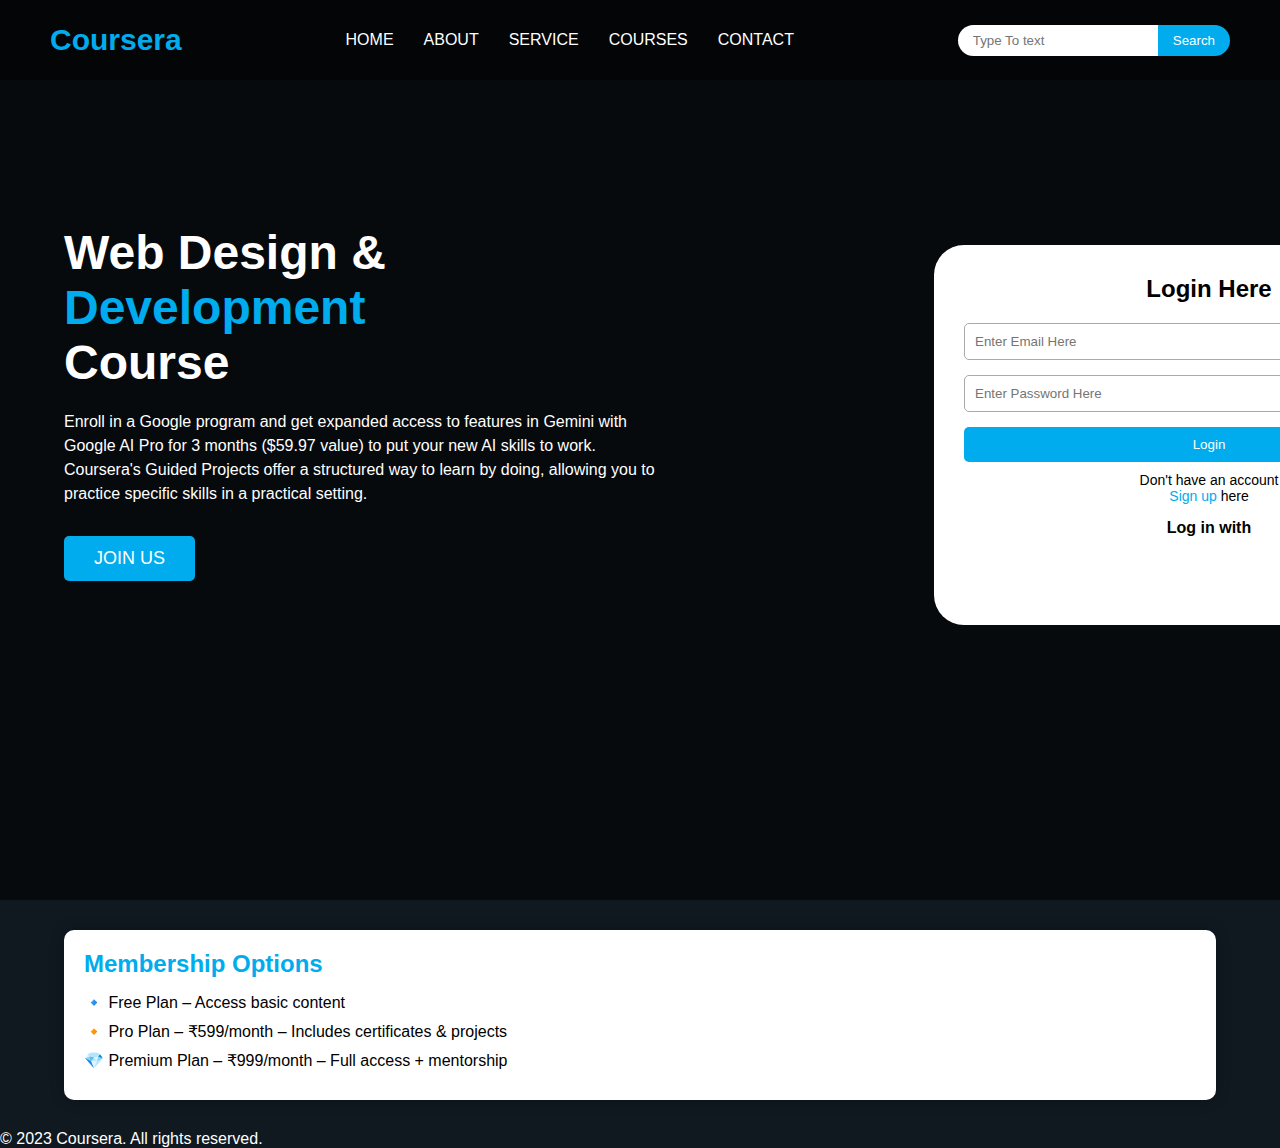
<file: index.html>
<!DOCTYPE html>
<html lang="en">
<head>
  <title>Webpage Design</title>
  <link rel="stylesheet" href="style.css">
</head>
<body>

  <div class="main">
    <div class="navbar">
      <div class="icon">
        <h2 class="logo">Coursera</h2>
      </div>

      <div class="menu">
        <ul>
          <li><a href="#">HOME</a></li>
          <li><a href="about.html" target="_blank">ABOUT</a></li>
          <li><a href="service.html">SERVICE</a></li>
          <li><a href="courses.html">COURSES</a></li>
          <li><a href="contact.html">CONTACT</a></li>
        </ul>
      </div>

      <div class="search">
        <input class="srch" type="search" name="" placeholder="Type To text">
        <a href="#"><button class="btn">Search</button></a>
      </div>
    </div>

    <div class="content">
      <h1>Web Design & <br><span>Development</span> <br>Course</h1>
      <p class="par">Enroll in a Google program and get expanded access to features in Gemini with Google AI Pro for 3 months ($59.97 value) to put your new AI skills to work. <br> Coursera's Guided Projects offer a structured way to learn by doing, allowing you to practice specific skills in a practical setting.</p>

      <button class="cn"><a href="#">JOIN US</a></button>

      <div class="form">
        <h2>Login Here</h2>
        <input type="email" name="email" placeholder="Enter Email Here">
        <input type="password" name="" placeholder="Enter Password Here">
        <button class="btnn"><a href="#">Login</a></button>

        <p class="link">Don't have an account<br>
          <a href="#">Sign up</a> here</p>
        <p class="liw">Log in with</p>

        <div class="icons">
          <a href="#"><ion-icon name="logo-facebook"></ion-icon></a>
          <a href="#"><ion-icon name="logo-instagram"></ion-icon></a>
          <a href="#"><ion-icon name="logo-twitter"></ion-icon></a>
          <a href="#"><ion-icon name="logo-google"></ion-icon></a>
          <a href="#"><ion-icon name="logo-skype"></ion-icon></a>
        </div>
      </div>
    </div>
  </div>

  
  <div id="membership" class="membership-section">
    <h2>Membership Options</h2>
    <ul>
      <li>🔹 Free Plan – Access basic content</li>
      <li>🔸 Pro Plan – ₹599/month – Includes certificates & projects</li>
      <li>💎 Premium Plan – ₹999/month – Full access + mentorship</li>
    </ul>
  </div>

  <footer>
    <p>&copy; 2023 Coursera. All rights reserved.</p>
  </footer>

</body>
</html>
</file>
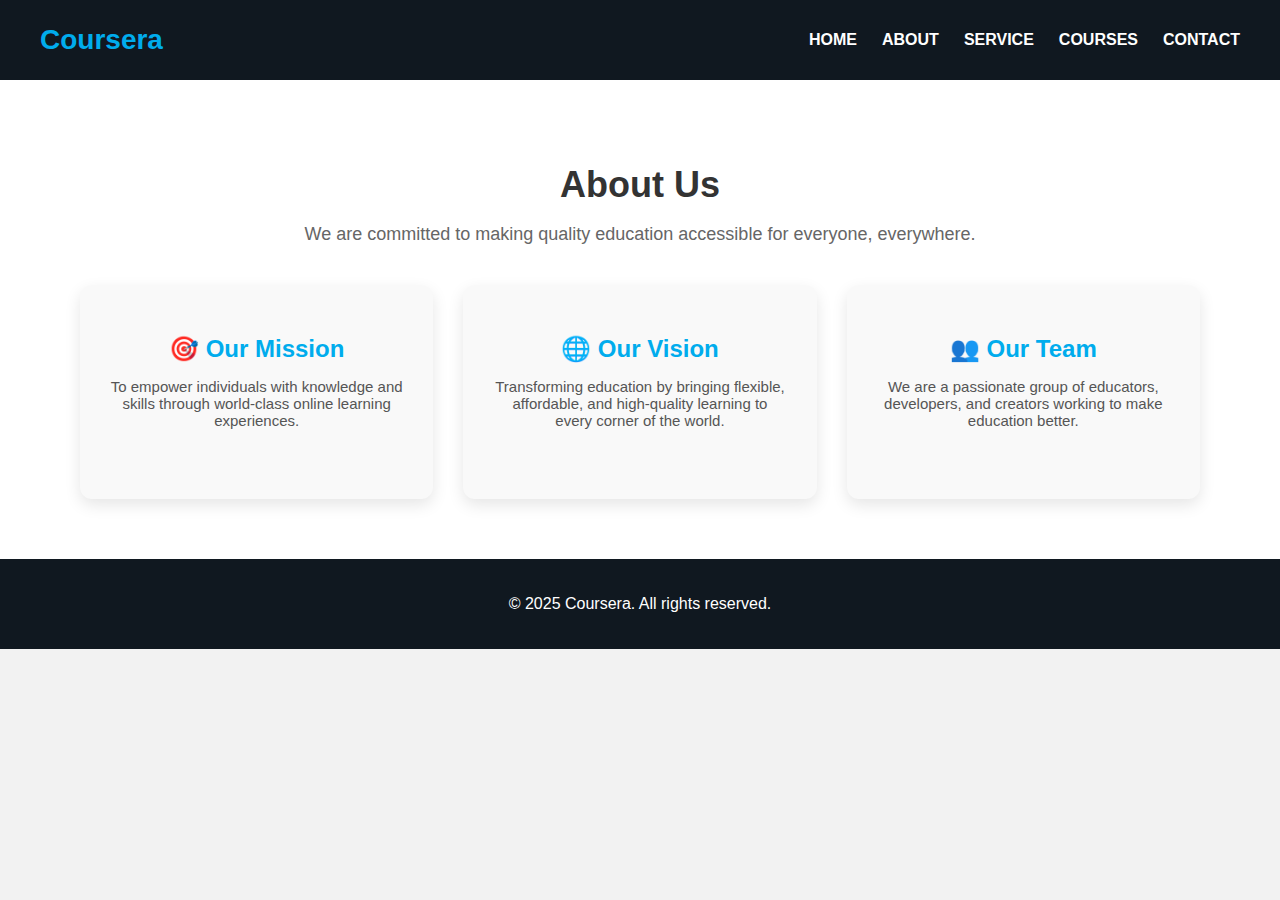
<file: about.html>
<!DOCTYPE html>
<html lang="en">
<head>
  <meta charset="UTF-8">
  <title>About Us - Coursera</title>
  <link rel="stylesheet" href="about.css">
</head>
<body>

  <div class="navbar">
    <div class="logo">Coursera</div>
    <ul class="menu">
      <li><a href="index.html">HOME</a></li>
      <li><a href="about.html">ABOUT</a></li>
      <li><a href="service.html">SERVICE</a></li>
      <li><a href="courses.html">COURSES</a></li>
      <li><a href="about.html">CONTACT</a></li>
    </ul>
  </div>

  <section class="about-section">
    <h1>About Us</h1>
    <p>We are committed to making quality education accessible for everyone, everywhere.</p>

    <div class="info-boxes">
      <div class="box">
        <h2>🎯 Our Mission</h2>
        <p>To empower individuals with knowledge and skills through world-class online learning experiences.</p>
      </div>
      <div class="box">
        <h2>🌐 Our Vision</h2>
        <p>Transforming education by bringing flexible, affordable, and high-quality learning to every corner of the world.</p>
      </div>
      <div class="box">
        <h2>👥 Our Team</h2>
        <p>We are a passionate group of educators, developers, and creators working to make education better.</p>
      </div>
    </div>
  </section>

  <footer>
    <p>&copy; 2025 Coursera. All rights reserved.</p>
  </footer>

</body>
</html>
</file>
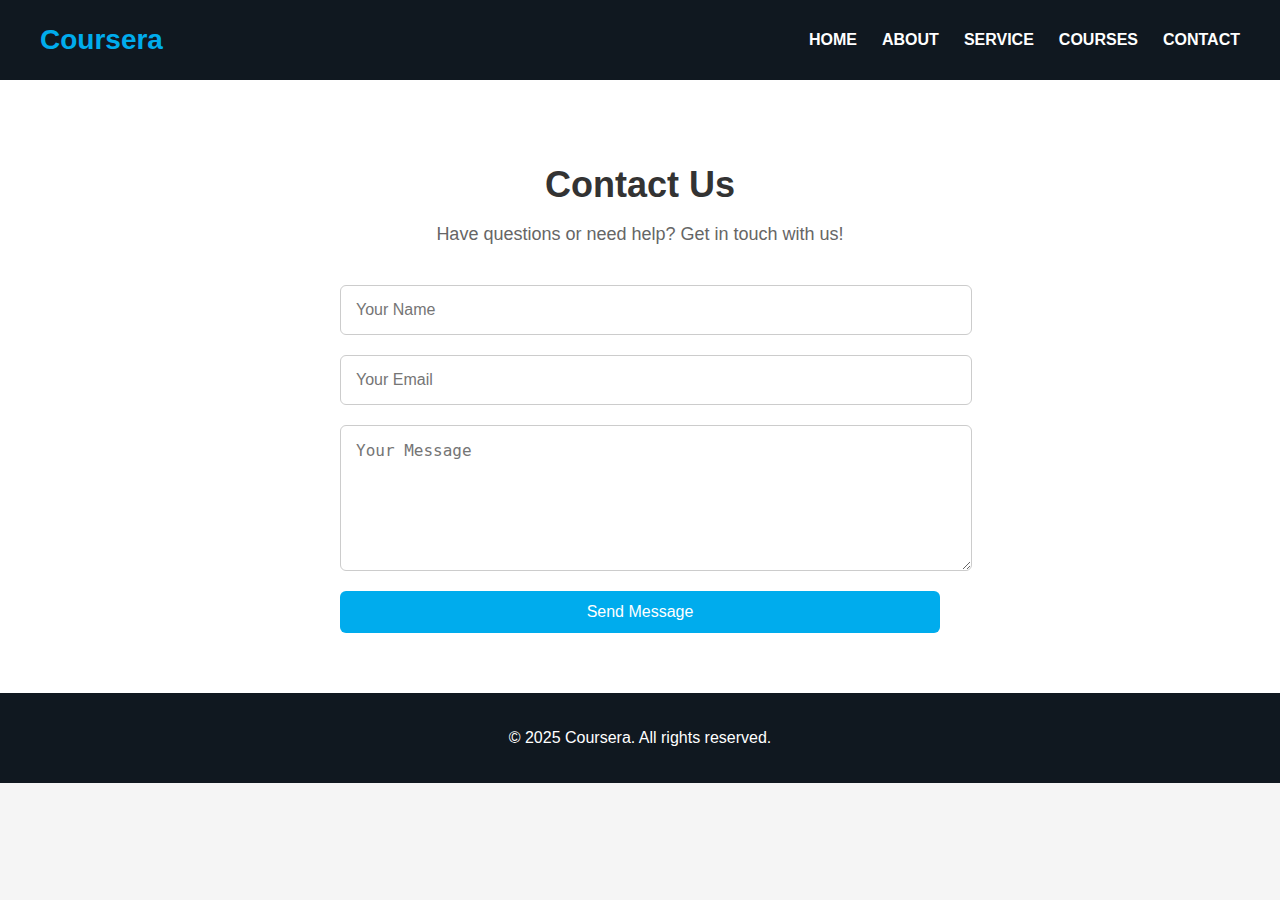
<file: contact.html>
<!DOCTYPE html>
<html lang="en">
<head>
  <meta charset="UTF-8">
  <title>Contact Us - Coursera</title>
  <link rel="stylesheet" href="contact.css">
</head>
<body>

  <div class="navbar">
    <div class="logo">Coursera</div>
    <ul class="menu">
      <li><a href="index.html">HOME</a></li>
      <li><a href="about.html">ABOUT</a></li>
      <li><a href="service.html">SERVICE</a></li>
      <li><a href="courses.html">COURSES</a></li>
      <li><a href="contact.html">CONTACT</a></li>
    </ul>
  </div>

  <div class="contact-container">
    <h1>Contact Us</h1>
    <p>Have questions or need help? Get in touch with us!</p>

    <form class="contact-form">
      <input type="text" placeholder="Your Name" required>
      <input type="email" placeholder="Your Email" required>
      <textarea placeholder="Your Message" rows="6" required></textarea>
      <button type="submit">Send Message</button>
    </form>
  </div>

  <footer>
    <p>&copy; 2025 Coursera. All rights reserved.</p>
  </footer>

</body>
</html>
</file>
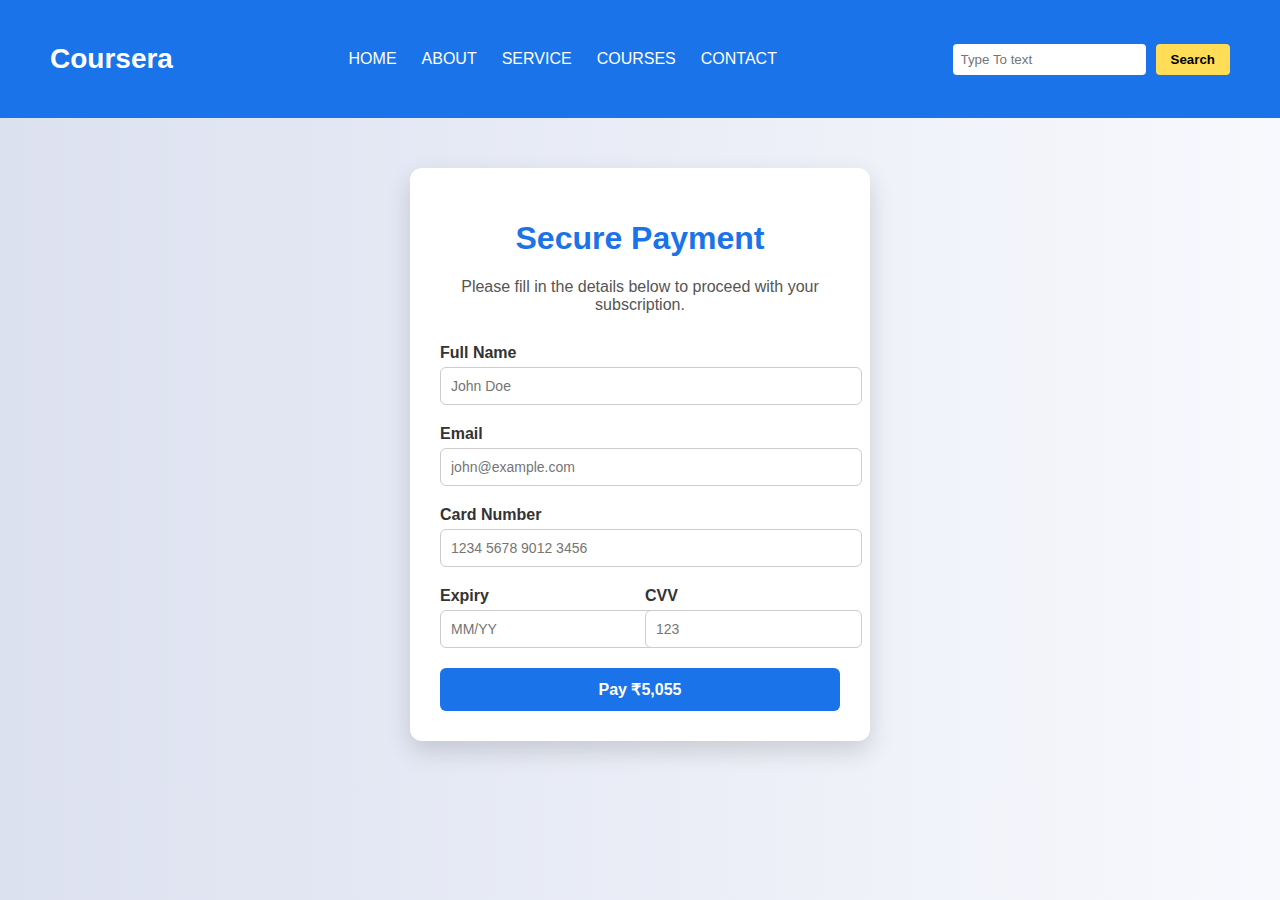
<file: payment.html>
<!DOCTYPE html>
<html lang="en">
<head>
  <meta charset="UTF-8">
  <title>Payment Page</title>
  <link rel="stylesheet" href="payment.css">
</head>
<body>
    <div class="navbar">
    <div class="icon">
      <h2 class="logo">Coursera</h2>
    </div>
    <div class="menu">
      <ul>
        <li><a href="index.html">HOME</a></li>
        <li><a href="about.html">ABOUT</a></li>
        <li><a href="index.html#plans">SERVICE</a></li>
        <li><a href="courses.html">COURSES</a></li>
        <li><a href="about.html">CONTACT</a></li>
      </ul>
    </div>
    <div class="search">
      <input class="srch" type="search" name="" placeholder="Type To text">
      <a href="#"><button class="btn">Search</button></a>
    </div>
  </div>

  <div class="payment-container">
    <h1>Secure Payment</h1>
    <p>Please fill in the details below to proceed with your subscription.</p>

    <form class="payment-form">
      <label for="name">Full Name</label>
      <input type="text" id="name" placeholder="John Doe" required>

      <label for="email">Email</label>
      <input type="email" id="email" placeholder="john@example.com" required>

      <label for="card-number">Card Number</label>
      <input type="text" id="card-number" placeholder="1234 5678 9012 3456" maxlength="19" required>

      <div class="row">
        <div class="col">
          <label for="expiry">Expiry</label>
          <input type="text" id="expiry" placeholder="MM/YY" maxlength="5" required>
        </div>
        <div class="col">
          <label for="cvv">CVV</label>
          <input type="password" id="cvv" placeholder="123" maxlength="3" required>
        </div>
      </div>

      <button type="submit">Pay ₹5,055</button>
    </form>
  </div>

</body>
</html>
</file>
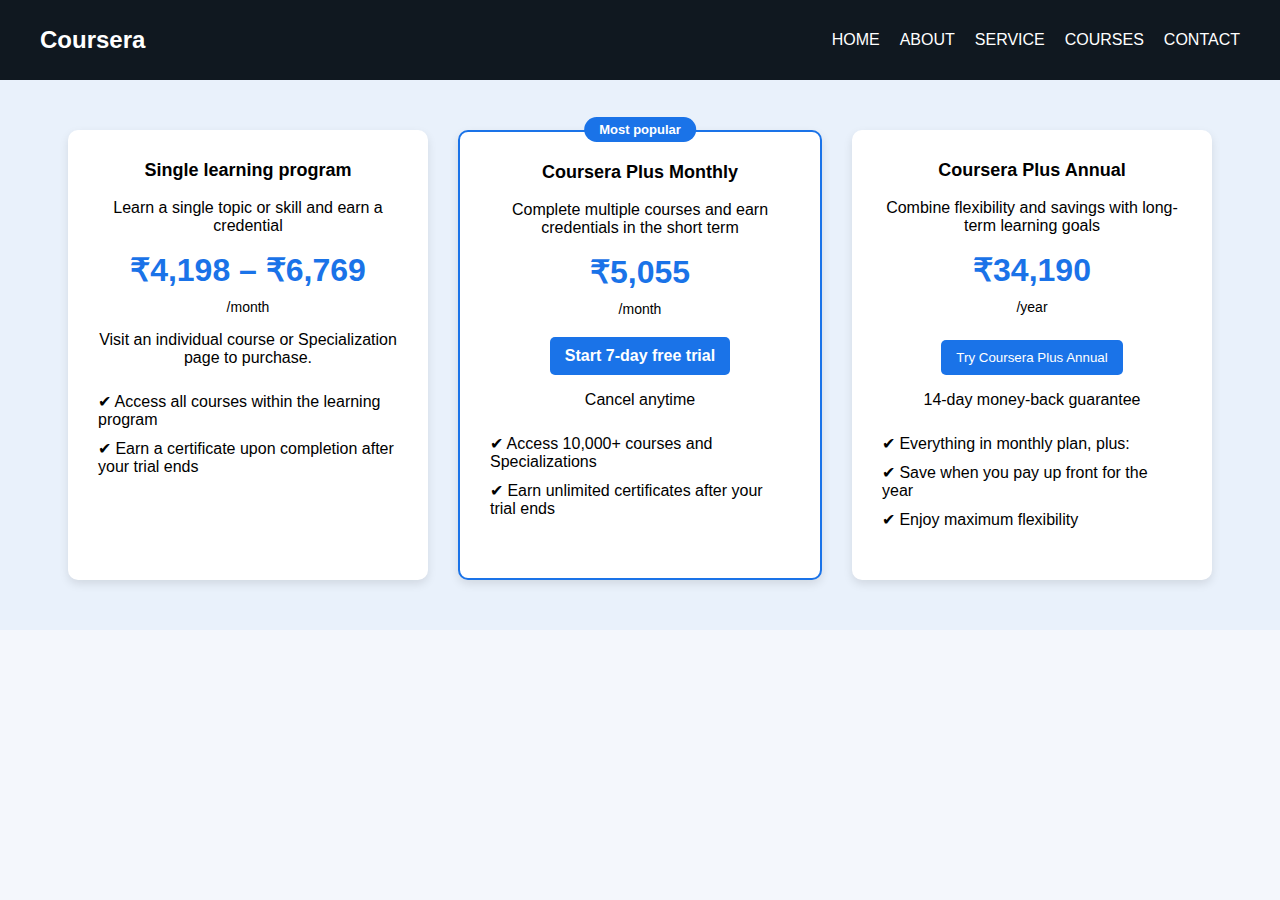
<file: service.html>
<!DOCTYPE html>
<html lang="en">
<head>
  <meta charset="UTF-8">
  <title>Coursera Plans</title>
  <link rel="stylesheet" href="service.css">
</head>
<body>

  <div class="navbar">
    <div class="logo">Coursera</div>
    <ul class="menu">
      <li><a href="index.html">HOME</a></li>
      <li><a href="about.html">ABOUT</a></li>
      <li><a href="#plans">SERVICE</a></li>
      <li><a href="courses.html">COURSES</a></li>
      <li><a href="about.html">CONTACT</a></li>
    </ul>
  </div>

  <div id="plans" class="pricing-section">
    <div class="pricing-card">
      <h3>Single learning program</h3>
      <p>Learn a single topic or skill and earn a credential</p>
      <h2>₹4,198 – ₹6,769</h2>
      <span>/month</span>
      <p>Visit an individual course or Specialization page to purchase.</p>
      <ul>
        <li>✔ Access all courses within the learning program</li>
        <li>✔ Earn a certificate upon completion after your trial ends</li>
      </ul>
    </div>

    <div class="pricing-card highlight">
      <div class="badge">Most popular</div>
      <h3>Coursera Plus Monthly</h3>
      <p>Complete multiple courses and earn credentials in the short term</p>
      <h2>₹5,055</h2>
      <span>/month</span>
      <a href="payment.html" class="btn">Start 7-day free trial</a>
      <p>Cancel anytime</p>
      <ul>
        <li>✔ Access 10,000+ courses and Specializations</li>
        <li>✔ Earn unlimited certificates after your trial ends</li>
      </ul>
    </div>

    <div class="pricing-card">
      <h3>Coursera Plus Annual</h3>
      <p>Combine flexibility and savings with long-term learning goals</p>
      <h2>₹34,190</h2>
      <span>/year</span>
      <button>Try Coursera Plus Annual</button>
      <p>14-day money-back guarantee</p>
      <ul>
        <li>✔ Everything in monthly plan, plus:</li>
        <li>✔ Save when you pay up front for the year</li>
        <li>✔ Enjoy maximum flexibility</li>
      </ul>
    </div>
  </div>

</body>
</html>
</file>
<file: style.css>
* {
    margin: 0;
    padding: 0;
    box-sizing: border-box;
    font-family: sans-serif;
}

body {
    background: #101820;
    color: #fff;
}

.main {
    width: 100%;
    height: 100vh;
    background: linear-gradient(rgba(0,0,0,0.6), rgba(0,0,0,0.6)), url('https://images.unsplash.com/photo-1504384308090-c894fdcc538d') no-repeat center center/cover;
    position: relative;
}

.navbar {
    width: 100%;
    height: 80px;
    background: rgba(0,0,0,0.5);
    display: flex;
    align-items: center;
    justify-content: space-between;
    padding: 0 50px;
}

.logo {
    font-size: 30px;
    font-weight: bold;
    color: #00aced;
}

.menu ul {
    list-style: none;
    display: flex;
}

.menu ul li {
    margin: 0 15px;
}

.menu ul li a {
    color: white;
    text-decoration: none;
    font-size: 16px;
    transition: 0.3s;
}

.menu ul li a:hover {
    color: #00aced;
}

.search {
    display: flex;
    align-items: center;
}

.srch {
    padding: 8px;
    border: none;
    outline: none;
    border-radius: 20px 0 0 20px;
    padding-left: 15px;
}

.btn {
    padding: 8px 15px;
    background: #00aced;
    color: white;
    border: none;
    border-radius: 0 20px 20px 0;
    cursor: pointer;
}

.content {
    width: 100%;
    position: absolute;
    top: 25%;
    left: 5%;
    max-width: 600px;
}

.content h1 {
    font-size: 48px;
    margin-bottom: 20px;
}

.content h1 span {
    color: #00aced;
}

.par {
    font-size: 16px;
    line-height: 1.5;
    margin-bottom: 30px;
}

.cn {
    background: #00aced;
    padding: 12px 30px;
    border: none;
    border-radius: 5px;
    font-size: 18px;
    cursor: pointer;
    margin-bottom: 30px;
}

.cn a {
    color: white;
    text-decoration: none;
}

.form {
    background: white;
    padding: 30px;
    width: 550px;
    height: 380px;
    border-radius: 30px;
    color: #000;
    position: absolute;
    transform: translate(0%,-5%);
    left: 870px;
    top: 10%;
}

.form h2 {
    text-align: center;
    margin-bottom: 20px;
}

.form input {
    width: 100%;
    padding: 10px;
    margin-bottom: 15px;
    border: 1px solid #aaa;
    border-radius: 5px;
    outline: none;
}

.btnn {
    width: 100%;
    padding: 10px;
    background: #00aced;
    border: none;
    border-radius: 5px;
    margin-bottom: 10px;
}

.btnn a {
    color: white;
    text-decoration: none;
    display: block;
    text-align: center;
}

.link {
    text-align: center;
    font-size: 14px;
}

.link a {
    color: #00aced;
    text-decoration: none;
}

.liw {
    text-align: center;
    margin: 15px 0 10px;
    font-weight: bold;
}

.icons {
    display: flex;
    justify-content: center;
    gap: 15px;
}

.icons a {
    color: #00aced;
    font-size: 20px;
}

.membership-section {
    margin: 30px 5%;
    padding: 20px;
    background: #fff;
    color: #000;
    border-radius: 10px;
    box-shadow: 0 0 15px rgba(0,0,0,0.2);
}

.membership-section h2 {
    color: #00aced;
    margin-bottom: 15px;
}

.membership-section ul {
    list-style: none;
    padding-left: 0;
}

.membership-section ul li {
    margin: 10px 0;
    font-size: 16px;
}
</file>
<file: about.css>
body {
  margin: 0;
  font-family: Arial, sans-serif;
  background-color: #f2f2f2;
}

.navbar {
  background-color: #101820;
  padding: 15px 40px;
  display: flex;
  align-items: center;
  justify-content: space-between;
}

.logo {
  font-size: 28px;
  font-weight: bold;
  color: #00aced;
}

.menu {
  list-style: none;
  display: flex;
  gap: 25px;
}

.menu li a {
  color: white;
  text-decoration: none;
  font-weight: bold;
  font-size: 16px;
}

.menu li a:hover {
  color: #00aced;
}

.about-section {
  padding: 60px 80px;
  text-align: center;
  background-color: #ffffff;
}

.about-section h1 {
  font-size: 36px;
  margin-bottom: 10px;
  color: #333;
}

.about-section p {
  font-size: 18px;
  color: #666;
  margin-bottom: 40px;
}

.info-boxes {
  display: flex;
  justify-content: space-around;
  flex-wrap: wrap;
  gap: 30px;
}

.box {
  background-color: #f9f9f9;
  border-radius: 12px;
  padding: 30px;
  flex: 1;
  min-width: 280px;
  max-width: 350px;
  box-shadow: 0 6px 16px rgba(0,0,0,0.1);
}

.box h2 {
  color: #00aced;
  margin-bottom: 15px;
}

.box p {
  color: #555;
  font-size: 15px;
}

footer {
  text-align: center;
  padding: 20px;
  background: #101820;
  color: white;
}
</file>
<file: contact.css>
body {
  margin: 0;
  font-family: Arial, sans-serif;
  background-color: #f5f5f5;
}

.navbar {
  background-color: #101820;
  padding: 15px 40px;
  display: flex;
  justify-content: space-between;
  align-items: center;
}

.logo {
  font-size: 28px;
  font-weight: bold;
  color: #00aced;
}

.menu {
  list-style: none;
  display: flex;
  gap: 25px;
}

.menu li a {
  color: white;
  text-decoration: none;
  font-weight: bold;
  font-size: 16px;
}

.menu li a:hover {
  color: #00aced;
}

.contact-container {
  padding: 60px 80px;
  background-color: white;
  text-align: center;
}

.contact-container h1 {
  font-size: 36px;
  color: #333;
  margin-bottom: 10px;
}

.contact-container p {
  color: #666;
  font-size: 18px;
  margin-bottom: 40px;
}

.contact-form {
  max-width: 600px;
  margin: auto;
  display: flex;
  flex-direction: column;
  gap: 20px;
}

.contact-form input,
.contact-form textarea {
  padding: 15px;
  font-size: 16px;
  border: 1px solid #ccc;
  border-radius: 6px;
  width: 100%;
}

.contact-form button {
  padding: 12px;
  background-color: #00aced;
  color: white;
  font-size: 16px;
  border: none;
  border-radius: 6px;
  cursor: pointer;
}

.contact-form button:hover {
  background-color: #0084a8;
}

footer {
  text-align: center;
  padding: 20px;
  background: #101820;
  color: white;
}
</file>
<file: payment.css>
body {
  margin: 0;
  padding: 0;
  font-family: 'Segoe UI', sans-serif;
  background: linear-gradient(to right, #dce1f0, #f8f9fd);
}

.navbar {
  display: flex;
  align-items: center;
  justify-content: space-between;
  padding: 20px 50px;
  background-color: #1a73e8;
  color: white;
}

.logo {
  font-size: 28px;
  font-weight: bold;
}

.menu ul {
  list-style: none;
  display: flex;
  gap: 25px;
  margin: 0;
  padding: 0;
}

.menu ul li a {
  text-decoration: none;
  color: white;
  font-size: 16px;
  font-weight: 500;
  transition: color 0.3s;
}

.menu ul li a:hover {
  color: #ffdd57;
}

.search {
  display: flex;
  gap: 10px;
}

.srch {
  padding: 8px;
  border: none;
  border-radius: 4px;
  outline: none;
}

.btn {
  padding: 8px 15px;
  border: none;
  background-color: #ffdd57;
  color: black;
  border-radius: 4px;
  cursor: pointer;
  font-weight: bold;
  transition: background 0.3s;
}

.btn:hover {
  background-color: #ffc107;
}

.payment-container {
  max-width: 400px;
  margin: 50px auto;
  background: white;
  border-radius: 12px;
  box-shadow: 0 10px 25px rgba(0, 0, 0, 0.15);
  padding: 30px;
}

.payment-container h1 {
  text-align: center;
  color: #1a73e8;
}

.payment-container p {
  text-align: center;
  color: #555;
  margin-bottom: 30px;
}

.payment-form label {
  display: block;
  margin-bottom: 5px;
  font-weight: 600;
  color: #333;
}

.payment-form input {
  width: 100%;
  padding: 10px;
  margin-bottom: 20px;
  border: 1px solid #ccc;
  border-radius: 6px;
  font-size: 14px;
}

.row {
  display: flex;
  gap: 10px;
}

.col {
  flex: 1;
}

button[type="submit"] {
  width: 100%;
  padding: 12px;
  background-color: #1a73e8;
  color: white;
  font-size: 16px;
  font-weight: bold;
  border: none;
  border-radius: 6px;
  cursor: pointer;
  transition: background 0.3s ease;
}

button[type="submit"]:hover {
  background-color: #0059c1;
}
</file>
<file: service.css>
body {
  font-family: Arial, sans-serif;
  margin: 0;
  background: #f4f7fc;
}

.navbar {
  display: flex;
  justify-content: space-between;
  align-items: center;
  background: #101820;
  padding: 15px 40px;
}

.logo {
  font-size: 24px;
  color: #fff;
  font-weight: bold;
}

.menu {
  list-style: none;
  display: flex;
  gap: 20px;
}

.menu li a {
  color: white;
  text-decoration: none;
  font-weight: 500;
}

.menu li a:hover {
  color: #00aced;
}

/* Pricing Section */
.pricing-section {
  display: flex;
  justify-content: center;
  gap: 30px;
  padding: 50px;
  background: #e9f1fb;
  scroll-margin-top: 80px;
}

.pricing-card {
  background: white;
  border-radius: 10px;
  box-shadow: 0 4px 10px rgba(0, 0, 0, 0.1);
  padding: 30px;
  width: 300px;
  text-align: center;
  position: relative;
}

.pricing-card h3 {
  margin-top: 0;
  font-size: 18px;
  font-weight: 600;
}

.pricing-card h2 {
  font-size: 32px;
  margin: 10px 0;
  color: #1a73e8;
}

.pricing-card span {
  display: block;
  font-size: 14px;
  margin-bottom: 10px;
}

.pricing-card ul {
  text-align: left;
  padding: 0;
  list-style: none;
  margin-top: 20px;
}

.pricing-card ul li {
  padding: 5px 0;
}

.pricing-card button {
  margin-top: 15px;
  padding: 10px 15px;
  background: #1a73e8;
  color: white;
  border: none;
  border-radius: 5px;
  cursor: pointer;
}

.pricing-card .badge {
  position: absolute;
  top: -15px;
  left: 50%;
  transform: translateX(-50%);
  background: #1a73e8;
  color: white;
  padding: 5px 15px;
  border-radius: 20px;
  font-size: 13px;
  font-weight: bold;
}

.highlight {
  border: 2px solid #1a73e8;
}
.btn {
  display: inline-block;
  padding: 10px 15px;
  background: #1a73e8;
  color: white;
  text-decoration: none;
  border-radius: 5px;
  font-weight: bold;
  margin-top: 10px;
}
.btn:hover {
  background: #0059c1;
}
</file>
